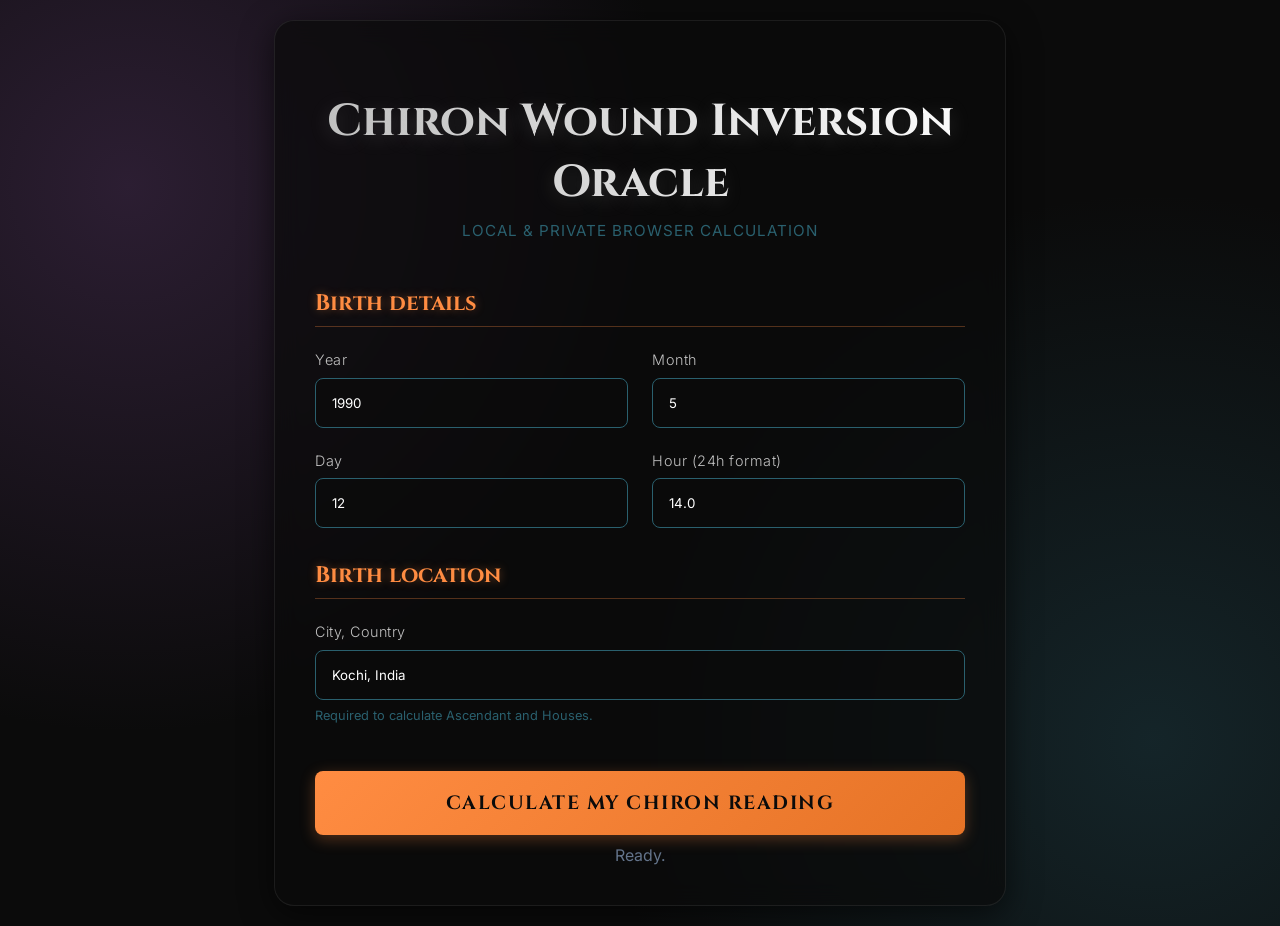
<file: public/index.html>
<!DOCTYPE html>
<html lang="en">

<head>
  <meta charset="UTF-8">
  <meta name="viewport" content="width=device-width, initial-scale=1.0">
  <title>Chiron Wound Inversion Oracle</title>
  <style>
    @import url('https://fonts.googleapis.com/css2?family=Cinzel:wght@400;700&family=Inter:wght@300;400;600&display=swap');

    :root {
      --obsidian: #0B0B0B;
      --violet: #5D3A6D;
      --amber: #FF8C42;
      --teal: #2A606E;
      --silver: #C0C0C0;
      --glass-bg: rgba(93, 58, 109, 0.15);
      /* Tinted with Smoky Violet */
      --glass-border: rgba(192, 192, 192, 0.1);
      /* Silvered moonlight border */
      --glow: 0 0 20px rgba(255, 140, 66, 0.2);
    }

    body {
      font-family: 'Inter', sans-serif;
      background-color: var(--obsidian);
      background-image:
        radial-gradient(circle at 10% 20%, rgba(93, 58, 109, 0.4) 0%, transparent 40%),
        /* Smoky Violet Mist */
        radial-gradient(circle at 90% 80%, rgba(42, 96, 110, 0.3) 0%, transparent 40%);
      /* Stormy Teal Depth */
      color: var(--silver);
      min-height: 100vh;
      display: flex;
      justify-content: center;
      align-items: center;
      margin: 0;
    }

    .container {
      width: 100%;
      max-width: 650px;
      padding: 2.5rem;
      backdrop-filter: blur(12px);
      -webkit-backdrop-filter: blur(12px);
      border-radius: 20px;
      border: 1px solid var(--glass-border);
      background: rgba(11, 11, 11, 0.7);
      /* Deep Obsidian Overlay */
      box-shadow: 0 8px 32px 0 rgba(0, 0, 0, 0.6);
      margin: 20px;
    }

    h1 {
      font-family: 'Cinzel', serif;
      font-size: 2.8rem;
      text-align: center;
      background: linear-gradient(to right, var(--silver), #ffffff);
      -webkit-background-clip: text;
      -webkit-text-fill-color: transparent;
      margin-bottom: 0.5rem;
      text-shadow: 0 4px 20px rgba(192, 192, 192, 0.2);
    }

    p.subtitle {
      text-align: center;
      color: var(--teal);
      margin-top: 0;
      margin-bottom: 3rem;
      font-size: 0.95rem;
      letter-spacing: 1px;
      text-transform: uppercase;
    }

    .card {
      background: transparent;
      /* Seamless blend */
      border: none;
      padding: 0;
      margin-bottom: 2rem;
    }

    h2 {
      font-family: 'Cinzel', serif;
      color: var(--amber);
      font-size: 1.4rem;
      border-bottom: 1px solid rgba(255, 140, 66, 0.3);
      padding-bottom: 0.5rem;
      margin-bottom: 1.5rem;
      text-shadow: 0 0 10px rgba(255, 140, 66, 0.4);
    }

    label {
      display: block;
      margin-bottom: 0.6rem;
      color: var(--silver);
      font-weight: 300;
      letter-spacing: 0.5px;
      font-size: 0.9rem;
    }

    /* Grid layout for inputs */
    .input-grid {
      display: grid;
      grid-template-columns: repeat(2, 1fr);
      gap: 1.5rem;
    }

    .full-width {
      grid-column: span 2;
    }

    input {
      width: 100%;
      padding: 1rem;
      background: rgba(11, 11, 11, 0.6);
      border: 1px solid var(--teal);
      border-radius: 8px;
      color: white;
      font-family: 'Inter', sans-serif;
      transition: all 0.3s ease;
      box-sizing: border-box;
      /* Important for padding */
    }

    input:focus {
      outline: none;
      border-color: var(--amber);
      box-shadow: 0 0 15px rgba(255, 140, 66, 0.15);
      background: rgba(11, 11, 11, 0.9);
    }

    button {
      background: linear-gradient(135deg, var(--amber) 0%, #e67326 100%);
      color: var(--obsidian);
      border: none;
      padding: 1.2rem;
      border-radius: 8px;
      font-family: 'Cinzel', serif;
      font-size: 1.2rem;
      font-weight: 700;
      cursor: pointer;
      width: 100%;
      transition: all 0.4s ease;
      text-transform: uppercase;
      letter-spacing: 1.5px;
      margin-top: 1rem;
      box-shadow: 0 4px 15px rgba(255, 140, 66, 0.3);
    }

    button:hover {
      transform: translateY(-2px);
      box-shadow: 0 6px 25px rgba(255, 140, 66, 0.5);
      background: linear-gradient(135deg, #ff9f61 0%, #ff8c42 100%);
    }

    button:active {
      transform: translateY(1px);
    }

    button:disabled {
      opacity: 0.5;
      cursor: not-allowed;
      filter: grayscale(100%);
    }

    .result {
      background: linear-gradient(180deg, rgba(93, 58, 109, 0.1) 0%, rgba(11, 11, 11, 0.4) 100%);
      border: 1px solid var(--violet);
      border-radius: 12px;
      padding: 2rem;
      margin-top: 2.5rem;
      animation: fadeIn 0.8s ease-out;
      position: relative;
      overflow: hidden;
    }

    .result::before {
      content: '';
      position: absolute;
      top: 0;
      left: 0;
      right: 0;
      height: 1px;
      background: linear-gradient(90deg, transparent, var(--violet), transparent);
    }

    .result h2 {
      color: var(--silver);
      text-align: center;
      border-bottom: none;
      font-size: 1.8rem;
    }

    .result p {
      line-height: 1.7;
      margin-bottom: 1.2rem;
      font-weight: 300;
    }

    .result p strong {
      color: var(--amber);
      font-family: 'Cinzel', serif;
      font-weight: 700;
    }

    .hidden {
      display: none;
    }

    small {
      color: var(--teal);
      display: block;
      margin-top: 0.5rem;
      font-size: 0.8rem;
    }

    @keyframes fadeIn {
      from {
        opacity: 0;
        transform: translateY(10px);
      }

      to {
        opacity: 1;
        transform: translateY(0);
      }
    }

    /* Scrollbar */
    ::-webkit-scrollbar {
      width: 8px;
    }

    ::-webkit-scrollbar-track {
      background: var(--obsidian);
    }

    ::-webkit-scrollbar-thumb {
      background: var(--teal);
      border-radius: 4px;
    }

    ::-webkit-scrollbar-thumb:hover {
      background: var(--amber);
    }
  </style>
</head>

<body>
  <div class="container">
    <h1>Chiron Wound Inversion Oracle</h1>
    <p class="subtitle">Local & Private Browser Calculation</p>

    <div class="card">
      <h2>Birth details</h2>
      <div class="input-grid">
        <div>
          <label for="year">Year</label>
          <input type="number" id="year" value="1990">
        </div>
        <div>
          <label for="month">Month</label>
          <input type="number" id="month" value="5">
        </div>
        <div>
          <label for="day">Day</label>
          <input type="number" id="day" value="12">
        </div>
        <div>
          <label for="hour">Hour (24h format)</label>
          <input type="number" id="hour" value="14.0" step="0.1">
        </div>
      </div>
    </div>

    <div class="card">
      <h2>Birth location</h2>
      <label for="place">City, Country</label>
      <input type="text" id="place" value="Kochi, India" class="full-width">

      <small>Required to calculate Ascendant and Houses.</small>
    </div>

    <button id="calculateBtn">CALCULATE MY CHIRON READING</button>
    <div class="result hidden" id="result"></div>
    <div id="status" style="margin-top:10px; text-align:center; color:#64748b;"></div>
  </div>

  <script>
    window.onerror = function (msg, url, line, col, error) {
      const status = document.getElementById('status');

      if (status) {
        status.innerHTML += `<br><span style="color:red">Runtime Error: $ {
          msg
        }

        </span>`;
      }

      return false; // Let default handler run too
    }

      ;
  </script>
  <script type="module">import SwissEph from './src/swisseph.js';

    import {
      interpretations
    }

      from './interpretations.js';

    function getInterpretation(sign, house) {
      if (interpretations[sign] && interpretations[sign][house]) {
        return {
          wound: interpretations[sign][house][0], strength: interpretations[sign][house][1]
        }

          ;
      }

      return {
        wound: `Wounds related to $ {
          sign
        }

        energy in the $ {
          house
        }

        house area of life.`,
        strength: `Mastery of $ {
          sign
        }

        qualities channeled through $ {
          house
        }

        house activities.`
      }

        ;
    }

    // Astrological Logic
    let sw = null;

    async function initOracle() {
      const status = document.getElementById('status');

      try {
        status.innerText = "Loading astronomical library...";
        sw = new SwissEph();
        // Correct method name found in source
        await sw.initSwissEph();
        status.innerText = "Ready.";
      }

      catch (e) {
        status.innerText = "Error loading library. Check console.";
        console.error(e);
      }
    }

    async function getCoordinates(place) {
      const url = "https://nominatim.openstreetmap.org/search?format=json&q=" + encodeURIComponent(place);

      const response = await fetch(url, {
        headers: {
          "Accept": "application/json"
        }
      });
      const data = await response.json();

      if (data.length > 0) {
        return {
          lat: parseFloat(data[0].lat), lon: parseFloat(data[0].lon)
        }

          ;
      }

      throw new Error("Place not found");
    }

    function signFromLongitude(lon) {
      const signs = ["Aries",
        "Taurus",
        "Gemini",
        "Cancer",
        "Leo",
        "Virgo",
        "Libra",
        "Scorpio",
        "Sagittarius",
        "Capricorn",
        "Aquarius",
        "Pisces"];
      let idx = Math.floor(lon / 30.0) % 12;
      if (idx < 0) idx += 12;
      return signs[idx];
    }

    async function calculate() {
      if (!sw) {
        alert("Library not loaded yet.");
        return;
      }

      const btn = document.getElementById('calculateBtn');
      const resultDiv = document.getElementById('result');
      const status = document.getElementById('status');

      btn.disabled = true;
      resultDiv.classList.add('hidden');
      status.innerText = "Consulting the Oracle...";

      try {
        const year = parseInt(document.getElementById('year').value);
        const month = parseInt(document.getElementById('month').value);
        const day = parseInt(document.getElementById('day').value);
        const hourVal = parseFloat(document.getElementById('hour').value);

        const place = document.getElementById('place').value;
        if (!place) throw new Error("Please enter a location");

        status.innerText = "Geocoding location...";
        const coords = await getCoordinates(place);

        status.innerText = "Calculating charts...";

        // 1. Julian Day (Correct Method: julday)
        // Adjust for approx Timezone from Lon (15 deg per hour)
        const tzOffset = coords.lon / 15.0;
        const hourUT = hourVal - tzOffset;

        const jd = sw.julday(year, month, day, hourUT);

        // 2. Chiron Position (Correct Method: calc_ut)
        // SE_CHIRON = 15
        const SE_CHIRON = 15;
        // Use Swiss Ephemeris (high precision) if available, otherwise fallback is automatic if setup correctly.
        // But we specifically requested Moshier before. Let's try standard.
        const flags = sw.SEFLG_SWIEPH | sw.SEFLG_SPEED;
        const chironRes = sw.calc_ut(jd, SE_CHIRON, flags);
        if (!chironRes) throw new Error("Failed to calculate Chiron");
        const chironLon = chironRes[0];

        // 3. House Calculation
        // Use 'house_pos' because 'houses' wrapper is incomplete.

        // Calculate Sidereal Time (GST)
        const gst = sw.sidtime(jd);

        // Calculate ARMC (deg) = GST (hrs) * 15 + Lon
        let armc = (gst * 15 + coords.lon);
        // Normalize 0-360
        armc = ((armc % 360) + 360) % 360;

        // Calculate Obliquity (Eps)
        // SE_ECL_NUT = -1
        const epsRes = sw.calc_ut(jd, -1, 0);
        const eps = epsRes[0]; // True obliquity

        // House Position
        // 'W' = Whole Sign system
        const houseVal = sw.house_pos(armc, coords.lat, eps, 'W', chironLon, 0.0);
        const houseNum = Math.floor(houseVal);

        const signName = signFromLongitude(chironLon);
        const signDegree = chironLon % 30;
        const deg = Math.floor(signDegree);
        const min = Math.floor((signDegree - deg) * 60);

        const interp = getInterpretation(signName, houseNum);

        // Render
        resultDiv.innerHTML = `
          <h2>Your Chiron Reading</h2>
          <p><strong>Sign:</strong> ${signName} (${deg}° ${min}')</p>
          <p><strong>House:</strong> ${houseNum} (Whole Sign)</p>
          <p><strong>Wound:</strong> ${interp.wound}</p>
          <p><strong>Strength:</strong> ${interp.strength}</p>
          <hr>
          <small>
            Lat: ${coords.lat.toFixed(2)}, Lon: ${coords.lon.toFixed(2)}<br>
            Julian Day: ${jd.toFixed(2)}
          </small>
        `;
        resultDiv.classList.remove('hidden');
        status.innerText = "Done.";

      }

      catch (err) {
        status.innerText = "";
        alert("Error: " + err.message);
        console.error(err);
      }

      finally {
        btn.disabled = false;
      }
    }

    document.getElementById('calculateBtn').addEventListener('click', calculate);

    // Start init
    initOracle();
  </script>
</body>

</html>
</file>
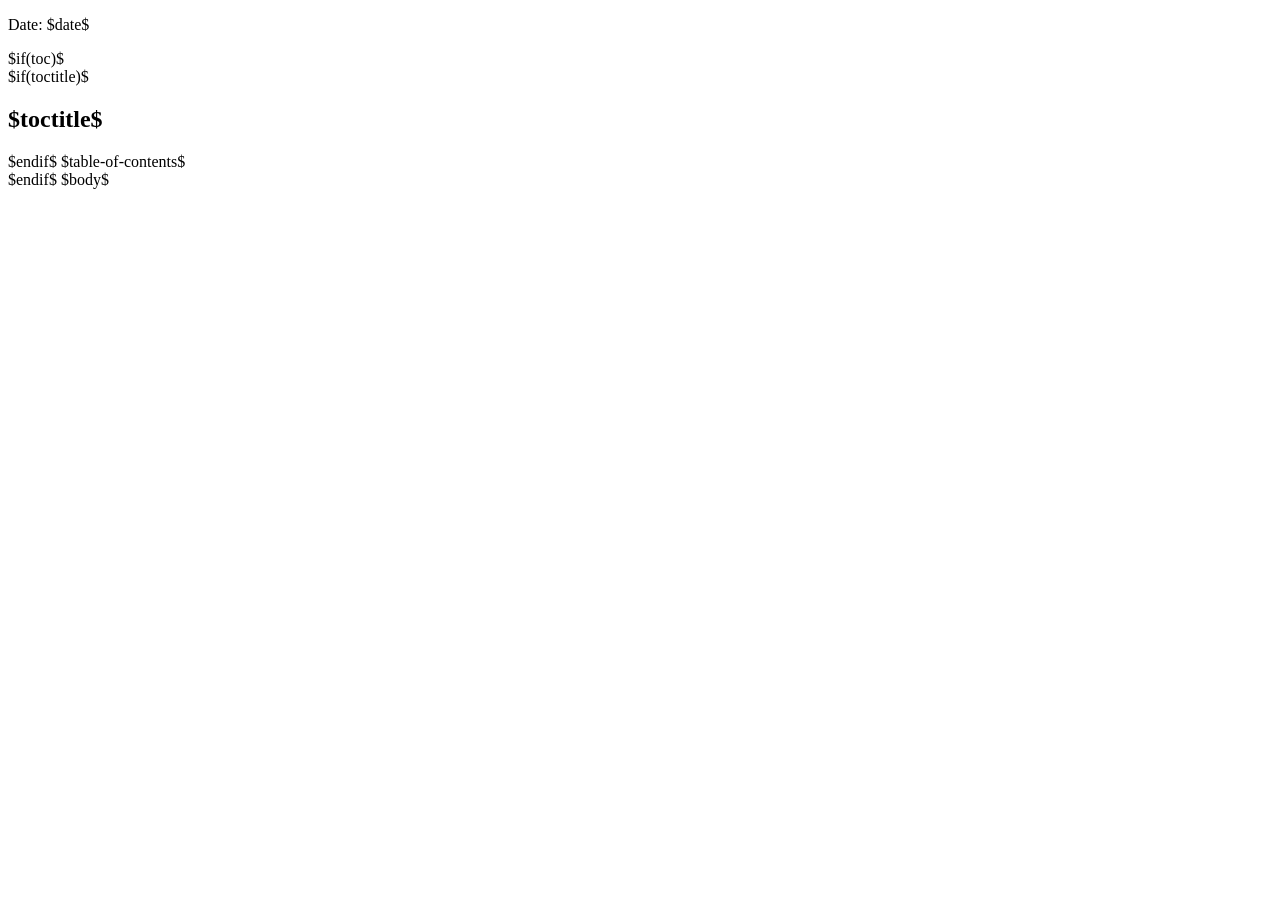
<file: swisseph/doc/template.htm>
<!doctype html>
<html lang="en">
<head>
<meta charset="utf-8">
<meta name="date" content='$date-meta$'>
<title>$title$</title>
</head>
<body>
<p>Date: $date$</p>
$if(toc)$
<div id="$idprefix$TOC">
$if(toctitle)$
<h2 id="$idprefix$toctitle">$toctitle$</h2>
$endif$
$table-of-contents$
</div>
$endif$
$body$
</body>
</html>
</file>
